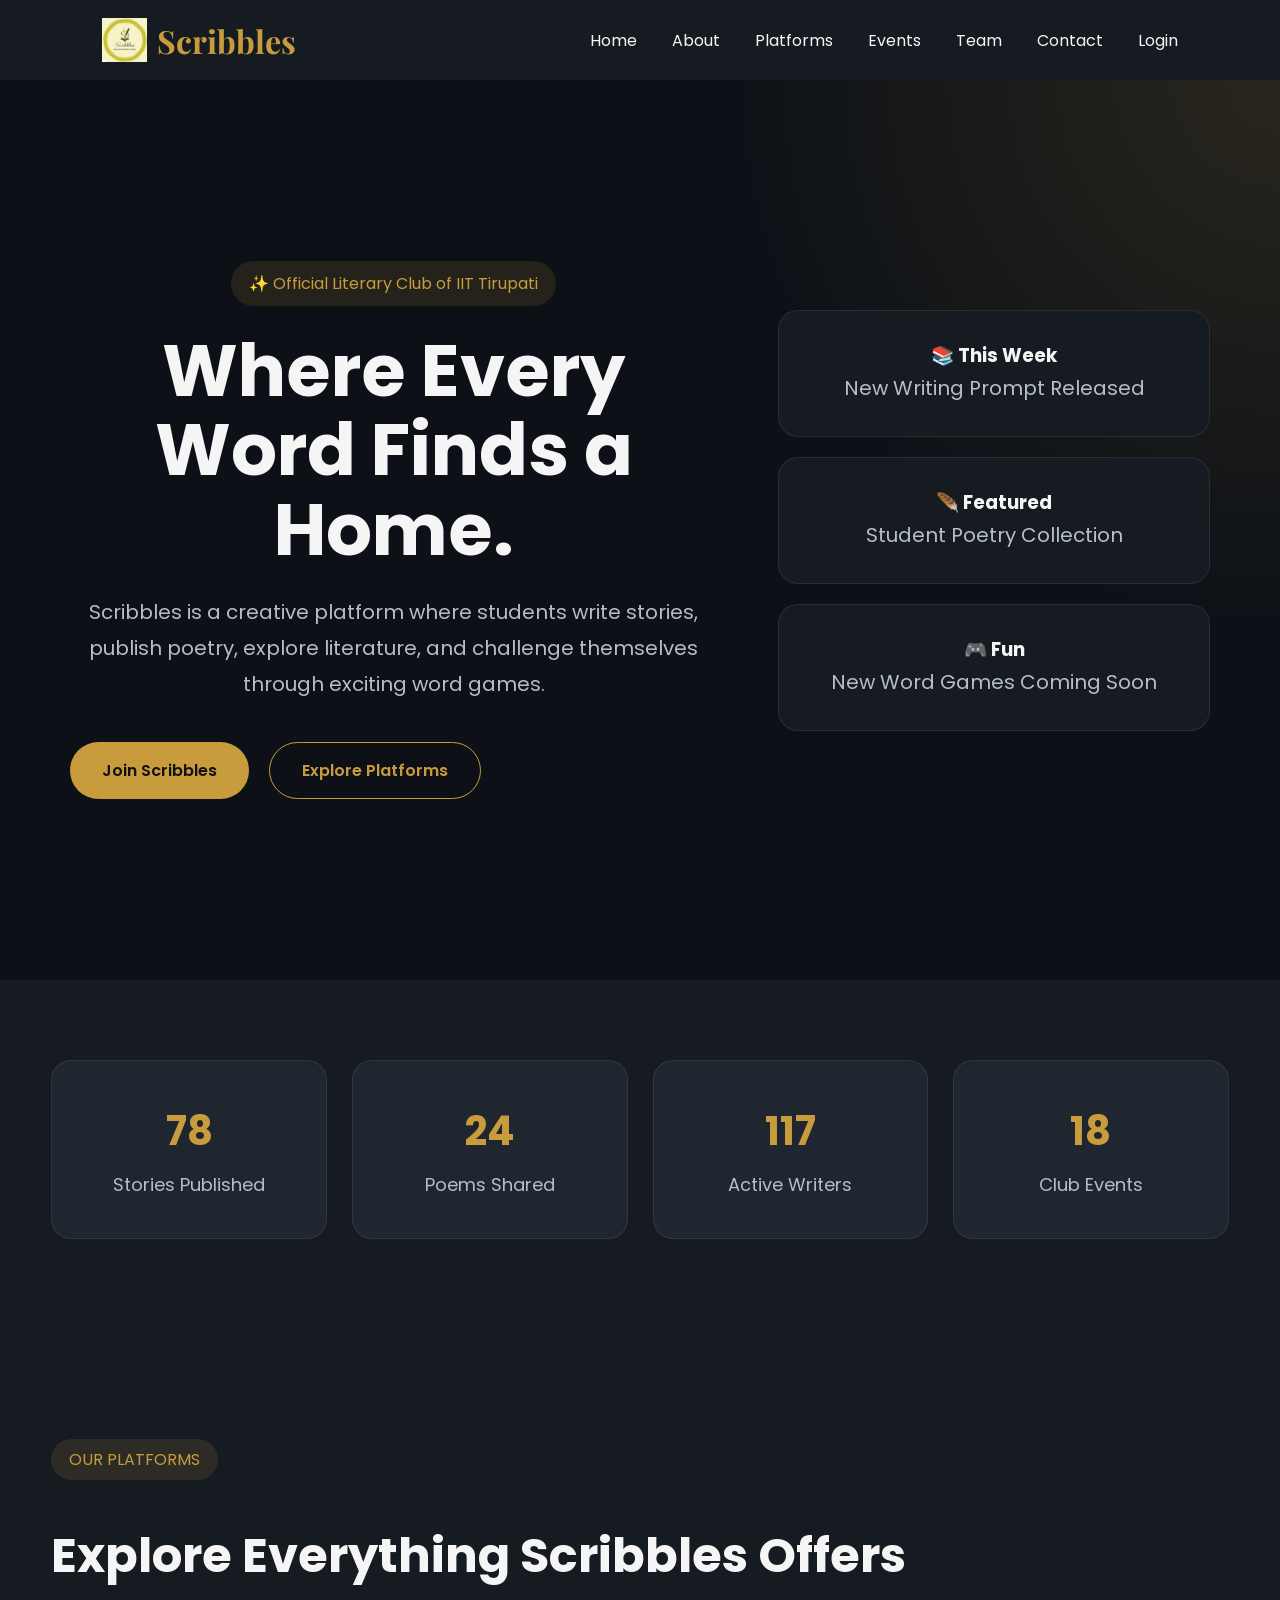
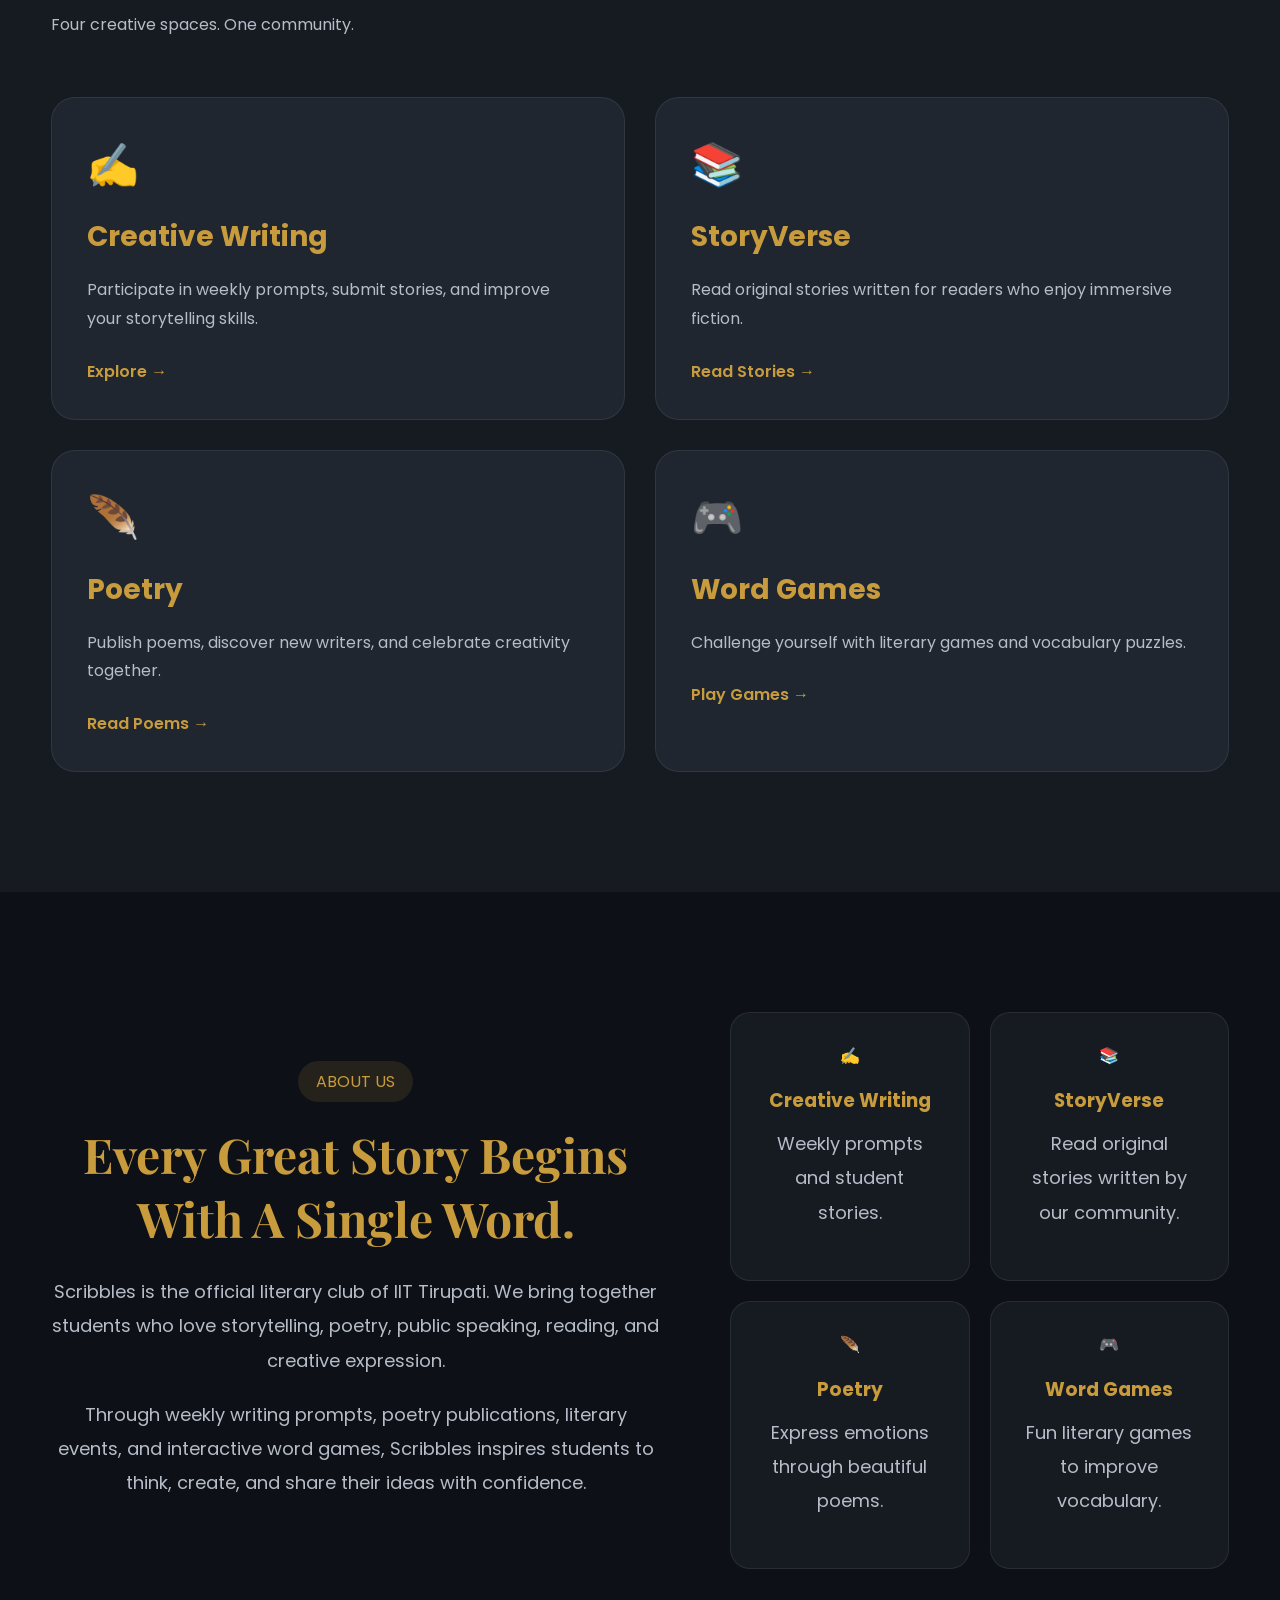
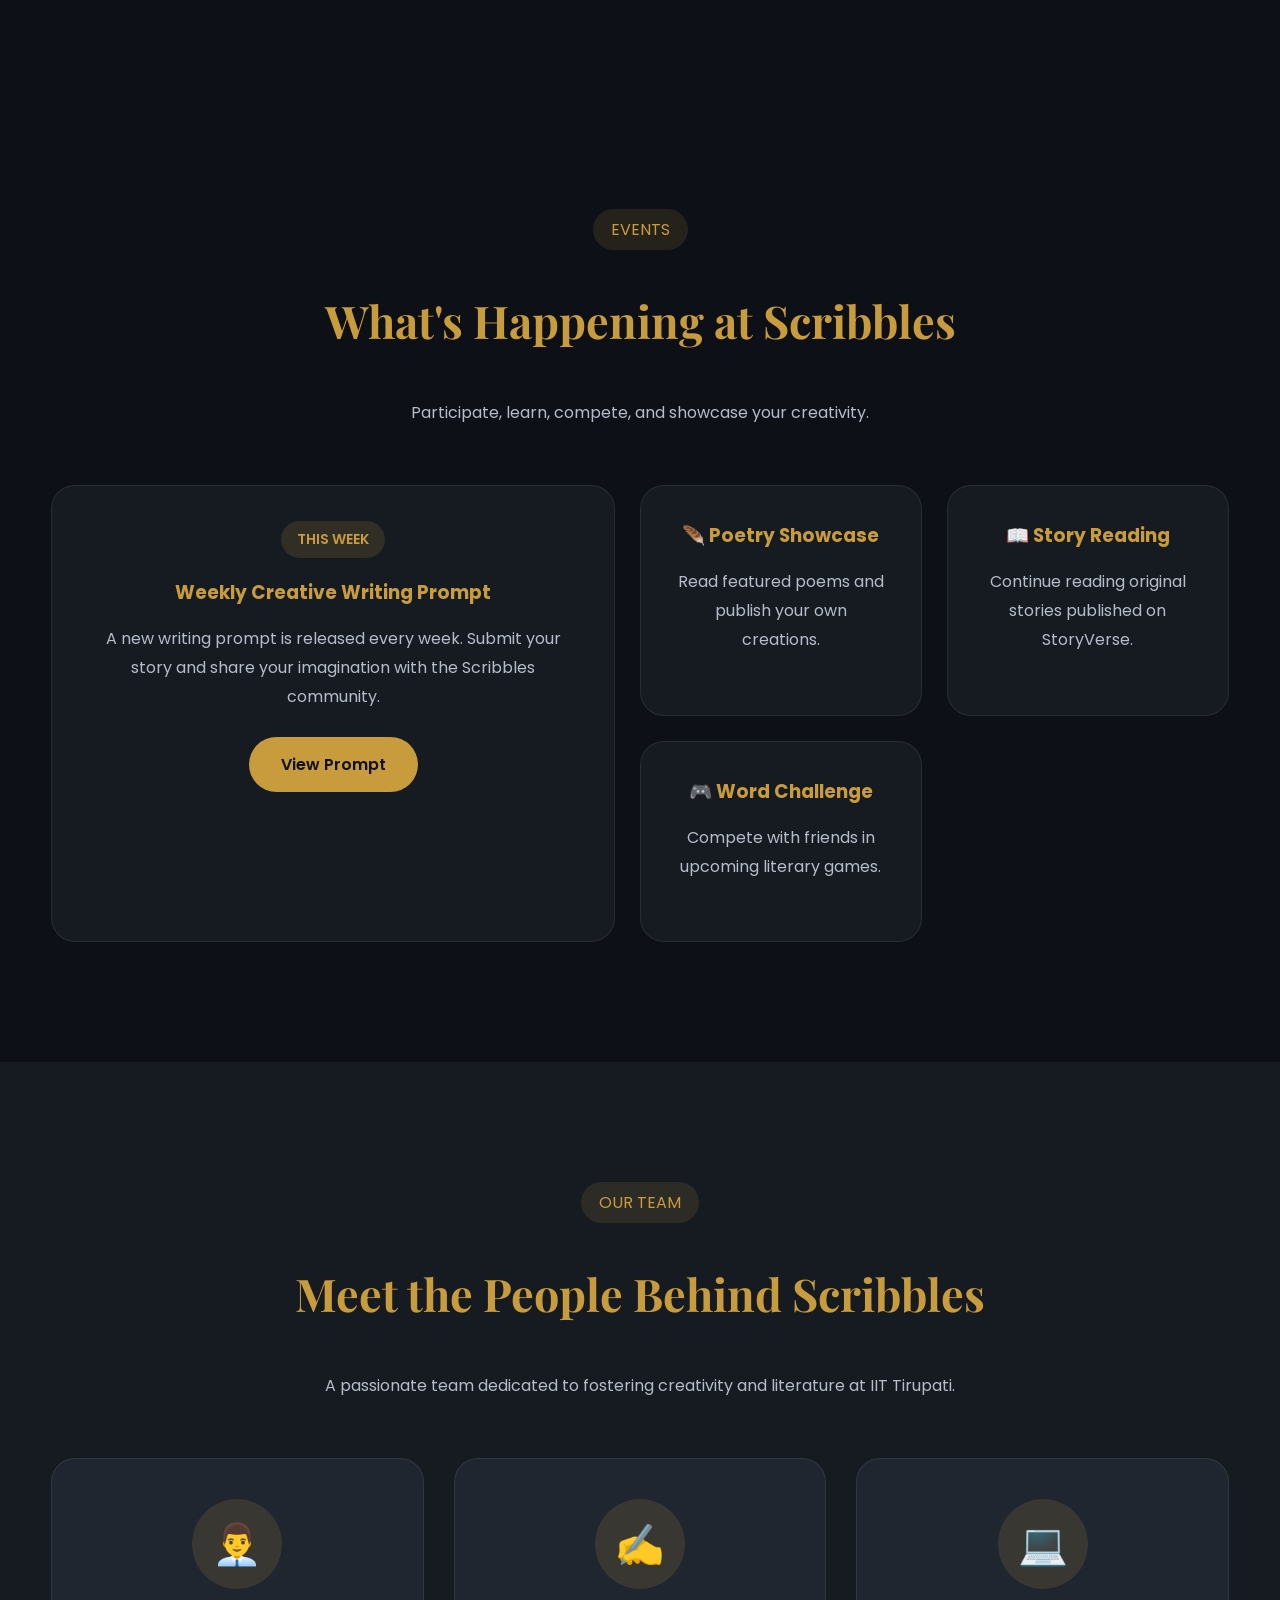
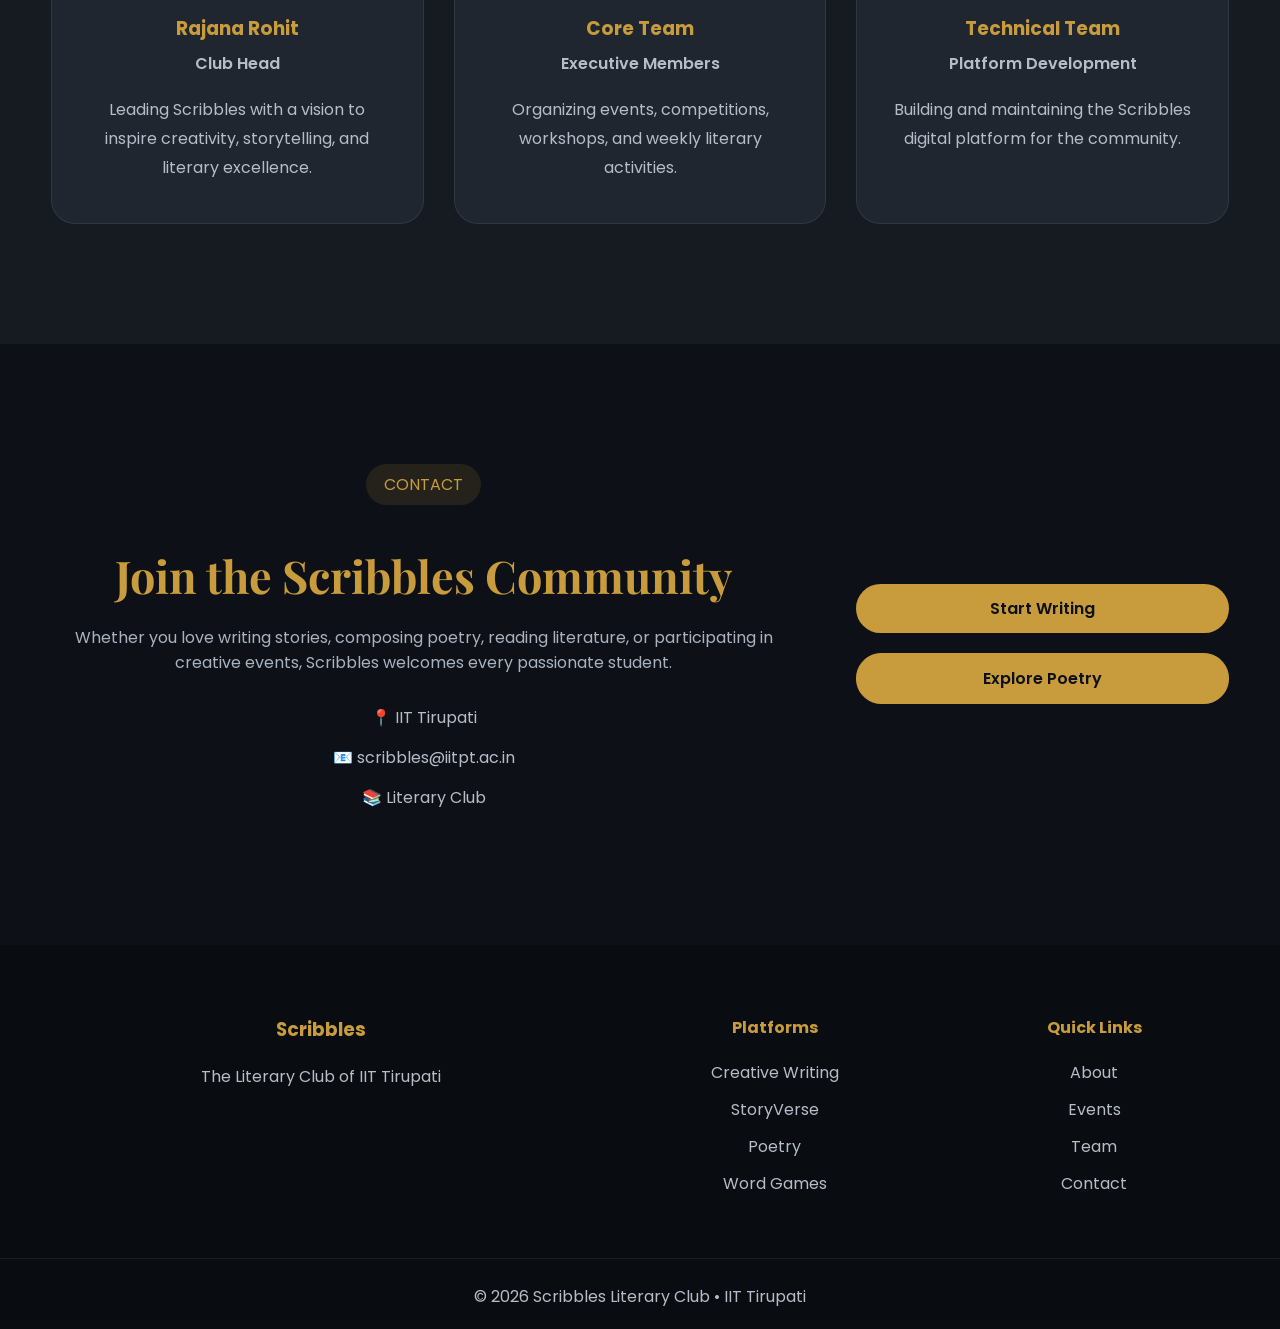
<file: index.html>
<!DOCTYPE html>
<html lang="en">

<head>

    <meta charset="UTF-8">

    <meta name="viewport" content="width=device-width, initial-scale=1.0">

    <title>Scribbles | Literary Club</title>

    <link rel="icon" type="image/png" href="assets/logo/scribbles-logo.png">

    <!-- Google Fonts -->
    <link rel="preconnect" href="https://fonts.googleapis.com">

    <link rel="preconnect" href="https://fonts.gstatic.com" crossorigin>

    <link href="https://fonts.googleapis.com/css2?family=Playfair+Display:wght@600;700;800&family=Poppins:wght@300;400;500;600;700&display=swap" rel="stylesheet">

    <!-- CSS -->
    <link rel="stylesheet" href="css/style.css">
    <link rel="stylesheet" href="css/variables.css">
    <link rel="stylesheet" href="css/components.css">
    <link rel="stylesheet" href="css/animations.css">
    <link rel="stylesheet" href="css/utilities.css">
    <link rel="stylesheet" href="css/responsive.css">

</head>

<body>

        <!-- Navbar -->
    <header>

        <nav class="navbar">

            <div class="logo">

                <img src="assets/logo/scribbles-logo.png" alt="Scribbles Logo">

                <span>
                    Scribbles
                </span>

            </div>


            <ul class="nav-links">

                <li><a href="#home">Home</a></li>

                <li><a href="#about">About</a></li>

                <li><a href="#platforms">Platforms</a></li>

                <li><a href="#events">Events</a></li>

                <li><a href="#team">Team</a></li>

                <li><a href="#contact">Contact</a></li>

                <li><a href="pages/login.html">Login</a></li>

            </ul>

        </nav>

    </header>

        <!-- Hero Section -->

    <section id="home" class="hero">

        <div class="container hero-container">

            <div class="hero-left">

                <span class="hero-tag">
                    ✨ Official Literary Club of IIT Tirupati
                </span>

                <h1>
                    Where Every Word
                    Finds a Home.
                </h1>

                <p>
                    Scribbles is a creative platform where students write stories,
                    publish poetry, explore literature, and challenge themselves
                    through exciting word games.
                </p>

                <div class="hero-buttons">

                    <a href="pages/login.html" class="btn btn-primary">
                        Join Scribbles
                    </a>

                    <a href="#platforms" class="btn hero-secondary">
                        Explore Platforms
                    </a>

                </div>

            </div>

            <div class="hero-right">

                <div class="hero-card">

                    <h3>📚 This Week</h3>

                    <p>
                        New Writing Prompt Released
                    </p>

                </div>

                <div class="hero-card">

                    <h3>🪶 Featured</h3>

                    <p>
                        Student Poetry Collection
                    </p>

                </div>

                <div class="hero-card">

                    <h3>🎮 Fun</h3>

                    <p>
                        New Word Games Coming Soon
                    </p>

                </div>

            </div>

        </div>

    </section>

    <section class="stats">

        <div class="container stats-container">

            <div class="stat-card">

                <h2 id="storiesCount">0</h2>

                <p>Stories Published</p>

            </div>

            <div class="stat-card">

                <h2 id="poemsCount">0</h2>

                <p>Poems Shared</p>

            </div>

            <div class="stat-card">

                <h2 id="writersCount">0</h2>

                <p>Active Writers</p>

            </div>

            <div class="stat-card">

                <h2 id="eventsCount">0</h2>

                <p>Club Events</p>

            </div>

        </div>

    </section>

        <!-- Explore Section -->

    <section id="platforms" class="platforms">

        <div class="container">

            <span class="section-tag">
                OUR PLATFORMS
            </span>

            <h2 class="section-title">
                Explore Everything Scribbles Offers
            </h2>

            <p class="section-subtitle">
                Four creative spaces. One community.
            </p>

            <div class="platform-grid">

                <a href="creative-writing/index.html" class="platform-box">

                    <div class="platform-icon">✍️</div>

                    <h3>Creative Writing</h3>

                    <p>
                        Participate in weekly prompts, submit stories,
                        and improve your storytelling skills.
                    </p>

                    <span>Explore →</span>

                </a>

                <a href="https://mr-strange286.github.io/StoryVerse/" class="platform-box">

                    <div class="platform-icon">📚</div>

                    <h3>StoryVerse</h3>

                    <p>
                        Read original stories written for readers who
                        enjoy immersive fiction.
                    </p>

                    <span>Read Stories →</span>

                </a>

                <a href="poetry/index.html" class="platform-box">

                    <div class="platform-icon">🪶</div>

                    <h3>Poetry</h3>

                    <p>
                        Publish poems, discover new writers,
                        and celebrate creativity together.
                    </p>

                    <span>Read Poems →</span>

                </a>

                <a href="word-games/index.html" class="platform-box">

                    <div class="platform-icon">🎮</div>

                    <h3>Word Games</h3>

                    <p>
                        Challenge yourself with literary games and
                        vocabulary puzzles.
                    </p>

                    <span>Play Games →</span>

                </a>

            </div>

        </div>

    </section>

        <!-- About Section -->

    <section id="about" class="about">

        <div class="container about-container">

            <div class="about-left">

                <span class="section-tag">
                    ABOUT US
                </span>

                <h2>
                    Every Great Story Begins With A Single Word.
                </h2>

                <p>
                    Scribbles is the official literary club of IIT Tirupati. We bring together
                    students who love storytelling, poetry, public speaking, reading,
                    and creative expression.

                </p>

                <p>

                    Through weekly writing prompts, poetry publications, literary events,
                    and interactive word games, Scribbles inspires students to think,
                    create, and share their ideas with confidence.

                </p>

            </div>

            <div class="about-right">

                <div class="about-feature">

                    ✍️

                    <h3>Creative Writing</h3>

                    <p>Weekly prompts and student stories.</p>

                </div>

                <div class="about-feature">

                    📚

                    <h3>StoryVerse</h3>

                    <p>Read original stories written by our community.</p>

                </div>

                <div class="about-feature">

                    🪶

                    <h3>Poetry</h3>

                    <p>Express emotions through beautiful poems.</p>

                </div>

                <div class="about-feature">

                    🎮

                    <h3>Word Games</h3>

                    <p>Fun literary games to improve vocabulary.</p>

                </div>

            </div>

        </div>

    </section>

        <!-- Events Section -->

    <section id="events" class="events">

        <div class="container">

            <span class="section-tag">
                EVENTS
            </span>

            <h2 class="section-title">
                What's Happening at Scribbles
            </h2>

            <p class="section-subtitle">
                Participate, learn, compete, and showcase your creativity.
            </p>

            <div class="events-grid">

                <div class="event-box featured">

                    <span class="event-badge">
                        THIS WEEK
                    </span>

                    <h3>
                        Weekly Creative Writing Prompt
                    </h3>

                    <p>
                        A new writing prompt is released every week. Submit your story
                        and share your imagination with the Scribbles community.
                    </p>

                    <a href="creative-writing/prompts.html" class="btn btn-primary">
                        View Prompt
                    </a>

                </div>

                <div class="event-box">

                    <h3>
                        🪶 Poetry Showcase
                    </h3>

                    <p>
                        Read featured poems and publish your own creations.
                    </p>

                </div>

                <div class="event-box">

                    <h3>
                        📖 Story Reading
                    </h3>

                    <p>
                        Continue reading original stories published on StoryVerse.
                    </p>

                </div>

                <div class="event-box">

                    <h3>
                        🎮 Word Challenge
                    </h3>

                    <p>
                        Compete with friends in upcoming literary games.
                    </p>

                </div>

            </div>

        </div>

    </section>

        <!-- Team Section -->

    <section id="team" class="team">

        <div class="container">

            <span class="section-tag">
                OUR TEAM
            </span>

            <h2 class="section-title">
                Meet the People Behind Scribbles
            </h2>

            <p class="section-subtitle">
                A passionate team dedicated to fostering creativity and literature at IIT Tirupati.
            </p>

            <div class="team-grid">

                <div class="team-member">

                    <div class="team-avatar">
                        👨‍💼
                    </div>

                    <h3>
                        Rajana Rohit
                    </h3>

                    <span>
                        Club Head
                    </span>

                    <p>
                        Leading Scribbles with a vision to inspire creativity, storytelling, and literary excellence.
                    </p>

                </div>

                <div class="team-member">

                    <div class="team-avatar">
                        ✍️
                    </div>

                    <h3>
                        Core Team
                    </h3>

                    <span>
                        Executive Members
                    </span>

                    <p>
                        Organizing events, competitions, workshops, and weekly literary activities.
                    </p>

                </div>

                <div class="team-member">

                    <div class="team-avatar">
                        💻
                    </div>

                    <h3>
                        Technical Team
                    </h3>

                    <span>
                        Platform Development
                    </span>

                    <p>
                        Building and maintaining the Scribbles digital platform for the community.
                    </p>

                </div>

            </div>

        </div>

    </section>

        <!-- Contact Section -->

    <section id="contact" class="contact">

        <div class="container">

            <div class="contact-wrapper">

                <div class="contact-left">

                    <span class="section-tag">
                        CONTACT
                    </span>

                    <h2 class="section-title">
                        Join the Scribbles Community
                    </h2>

                    <p>
                        Whether you love writing stories, composing poetry,
                        reading literature, or participating in creative events,
                        Scribbles welcomes every passionate student.
                    </p>

                    <div class="contact-info">

                        <div class="info-item">
                            📍 IIT Tirupati
                        </div>

                        <div class="info-item">
                            📧 scribbles@iitpt.ac.in
                        </div>

                        <div class="info-item">
                            📚 Literary Club
                        </div>

                    </div>

                </div>

                <div class="contact-right">

                    <a href="creative-writing/index.html" class="btn btn-primary">
                        Start Writing
                    </a>

                    <a href="poetry/index.html" class="btn hero-secondary">
                        Explore Poetry
                    </a>

                </div>

            </div>

        </div>

    </section>



    <!-- Footer -->

    <footer>

        <div class="container footer-container">

            <div>

                <h3>Scribbles</h3>

                <p>
                    The Literary Club of IIT Tirupati
                </p>

            </div>

            <div>

                <h4>Platforms</h4>

                <ul>

                    <li><a href="creative-writing/index.html">Creative Writing</a></li>

                    <li><a href="https://mr-strange286.github.io/StoryVerse/">StoryVerse</a></li>

                    <li><a href="poetry/index.html">Poetry</a></li>

                    <li><a href="word-games/index.html">Word Games</a></li>

                </ul>

            </div>

            <div>

                <h4>Quick Links</h4>

                <ul>

                    <li><a href="#about">About</a></li>

                    <li><a href="#events">Events</a></li>

                    <li><a href="#team">Team</a></li>

                    <li><a href="#contact">Contact</a></li>

                </ul>

            </div>

        </div>

        <div class="footer-bottom">

            © 2026 Scribbles Literary Club • IIT Tirupati

        </div>

    </footer>

    <!-- JavaScript -->
    <script src="js/script.js"></script>

</body>

</html>
</file>
<file: css/style.css>
html {

    scroll-behavior: smooth;

}

* {
    margin: 0;
    padding: 0;
    box-sizing: border-box;
}


body {

    background: #0D1117;

    color: #F5F5F5;

    font-family: "Poppins", sans-serif;

}


.navbar {

    width: 100%;

    height: 80px;

    display: flex;

    justify-content: space-between;

    align-items: center;

    padding: 0 8%;

    background: #161B22;

}


.logo {

    display: flex;

    align-items: center;

    gap: 10px;

    font-family: "Playfair Display", serif;

    font-size: 32px;

    font-weight: 700;

    color: #C89B3C;

}


.logo img {

    width: 45px;

    height: 45px;

    object-fit: contain;

}


.nav-links {

    display: flex;

    list-style: none;

    gap: 35px;

}


.nav-links a {

    text-decoration: none;

    color: #F5F5F5;

    font-size: 16px;

}


.nav-links a:hover {

    color: #C89B3C;

}
/* Hero Section */

.hero {

    height: calc(100vh - 80px);

    display: flex;

    justify-content: center;

    align-items: center;

    text-align: center;

    padding: 20px;

}


.hero-content h1 {

    font-family: "Playfair Display", serif;

    font-size: 70px;

    max-width: 900px;

    color: #F5F5F5;

}

.hero h2 {

    font-size: 28px;

    font-weight: 500;

    color: #C89B3C;

    margin: 15px 0;

}


.hero-content p {

    margin-top: 25px;

    font-size: 20px;

    color: #AAB2C0;

}



.hero-btn {

    display: inline-block;

    margin-top: 40px;

    padding: 15px 35px;

    background: #C89B3C;

    color: #0D1117;

    text-decoration: none;

    border-radius: 30px;

    font-weight: 600;

}


.hero-btn:hover {

    opacity: 0.85;

}
/* Explore Section */


.explore {

    padding: 80px 8%;

    text-align: center;

}


.explore h2 {

    font-family: "Playfair Display", serif;

    font-size: 45px;

    margin-bottom: 50px;

    color: #C89B3C;

}



.platform-container {

    display: grid;

    grid-template-columns: repeat(4, 1fr);

    gap: 25px;

}



.platform-card {

    background: #161B22;

    padding: 35px 25px;

    border-radius: 15px;

    transition: 0.3s;

}



.platform-card:hover {

    transform: translateY(-10px);

}



.platform-card h3 {

    font-family: "Playfair Display", serif;

    font-size: 24px;

    margin-bottom: 20px;

}



.platform-card p {

    color: #AAB2C0;

    margin-bottom: 25px;

}



.platform-card a {

    text-decoration: none;

    color: #C89B3C;

    font-weight: 600;

}

/* About Section */


.about {

    padding: 80px 12%;

    text-align: center;

}


.about h2 {

    font-family: "Playfair Display", serif;

    font-size: 45px;

    color: #C89B3C;

    margin-bottom: 25px;

}


.about p {

    max-width: 800px;

    margin: auto;

    font-size: 18px;

    line-height: 1.8;

    color: #AAB2C0;

}

/* Events Section */


.events {

    padding: 80px 8%;

    text-align: center;

}


.events h2 {

    font-family: "Playfair Display", serif;

    font-size: 45px;

    color: #C89B3C;

    margin-bottom: 50px;

}



.event-container {

    display: grid;

    grid-template-columns: repeat(3, 1fr);

    gap: 25px;

}



.event-card {

    background: #161B22;

    padding: 30px;

    border-radius: 15px;

}



.event-card h3 {

    font-family: "Playfair Display", serif;

    margin-bottom: 15px;

}



.event-card p {

    color: #AAB2C0;

    line-height: 1.6;

}

/* Team Section */


.team {

    padding: 80px 8%;

    text-align: center;

}


.team h2 {

    font-family: "Playfair Display", serif;

    font-size: 45px;

    color: #C89B3C;

    margin-bottom: 50px;

}



.team-container {

    display: grid;

    grid-template-columns: repeat(3, 1fr);

    gap: 25px;

}



.team-card {

    background: #161B22;

    padding: 35px;

    border-radius: 15px;

}



.team-card h3 {

    font-family: "Playfair Display", serif;

    margin-bottom: 15px;

}



.team-card p {

    color: #AAB2C0;

}

/* Contact Section */


.contact {

    padding: 80px 8%;

    text-align: center;

}


.contact h2 {

    font-family: "Playfair Display", serif;

    font-size: 45px;

    color: #C89B3C;

    margin-bottom: 20px;

}



.contact p {

    color: #AAB2C0;

    margin-bottom: 30px;

}



.contact a {

    text-decoration: none;

    padding: 12px 30px;

    background: #C89B3C;

    color: #0D1117;

    border-radius: 25px;

    font-weight: 600;

}



/* Footer */


footer {

    padding: 25px;

    text-align: center;

    background: #161B22;

    color: #AAB2C0;

}

/* Scroll Animation */


.hidden {

    opacity: 0;

    transform: translateY(40px);

    transition: 0.8s ease;

}



.show {

    opacity: 1;

    transform: translateY(0);

}

/* ==========================
   Premium Hero
========================== */

.hero{

    min-height:100vh;

    display:flex;

    align-items:center;

    background:
    radial-gradient(circle at top right,
    rgba(200,155,60,.15),
    transparent 35%),
    var(--bg);

}


.hero-container{

    display:grid;

    grid-template-columns:1.2fr .8fr;

    gap:60px;

    align-items:center;

}


.hero-tag{

    display:inline-block;

    padding:10px 18px;

    background:rgba(200,155,60,.12);

    color:var(--primary);

    border-radius:999px;

    margin-bottom:25px;

}


.hero h1{

    font-size:72px;

    line-height:1.1;

    margin-bottom:25px;

}


.hero p{

    color:var(--text-light);

    font-size:20px;

    line-height:1.8;

    max-width:650px;

}


.hero-buttons{

    display:flex;

    gap:20px;

    margin-top:40px;

}


.hero-secondary{

    border:1px solid var(--primary);

    color:var(--primary);

}


.hero-card{

    background:var(--surface);

    border:1px solid var(--border);

    border-radius:20px;

    padding:30px;

    margin-bottom:20px;

    transition:.35s;

}


.hero-card:hover{

    transform:translateY(-8px);

}

/* ==========================
   Statistics
========================== */

.stats{

    padding:80px 0;

    background:var(--surface);

}

.stats-container{

    display:grid;

    grid-template-columns:repeat(4,1fr);

    gap:25px;

}

.stat-card{

    text-align:center;

    padding:35px;

    border-radius:20px;

    background:var(--surface-light);

    border:1px solid var(--border);

    transition:var(--transition);

}

.stat-card:hover{

    transform:translateY(-8px);

}

.stat-card h2{

    font-size:48px;

    color:var(--primary);

    margin-bottom:10px;

}

.stat-card p{

    color:var(--text-light);

    font-size:18px;

}

/* ==========================
   About
========================== */

.about{

    padding:120px 0;

    background:var(--bg);

}

.about-container{

    display:grid;

    grid-template-columns:1.1fr .9fr;

    gap:70px;

    align-items:center;

}

.section-tag{

    display:inline-block;

    padding:8px 18px;

    border-radius:999px;

    background:rgba(200,155,60,.12);

    color:var(--primary);

    margin-bottom:20px;

}

.about h2{

    font-size:48px;

    margin-bottom:25px;

}

.about p{

    color:var(--text-light);

    line-height:1.9;

    margin-bottom:20px;

}

.about-right{

    display:grid;

    grid-template-columns:repeat(2,1fr);

    gap:20px;

}

.about-feature{

    background:var(--surface);

    border:1px solid var(--border);

    border-radius:20px;

    padding:30px;

    transition:.35s;

}

.about-feature:hover{

    transform:translateY(-8px);

}

.about-feature h3{

    margin:18px 0 12px;

    color:var(--primary);

}
/* ==========================
   Platforms
========================== */

.platforms{

    padding:120px 0;

    background:var(--surface);

}

.section-title{

    font-size:48px;

    margin:20px 0;

}

.section-subtitle{

    color:var(--text-light);

    margin-bottom:60px;

}

.platform-grid{

    display:grid;

    grid-template-columns:repeat(2,1fr);

    gap:30px;

}

.platform-box{

    display:block;

    text-decoration:none;

    color:inherit;

    background:var(--surface-light);

    border:1px solid var(--border);

    border-radius:24px;

    padding:35px;

    transition:var(--transition);

}

.platform-box:hover{

    transform:translateY(-10px);

    border-color:var(--primary);

}

.platform-icon{

    font-size:42px;

    margin-bottom:20px;

}

.platform-box h3{

    font-size:28px;

    margin-bottom:18px;

    color:var(--primary);

}

.platform-box p{

    color:var(--text-light);

    line-height:1.8;

    margin-bottom:25px;

}

.platform-box span{

    font-weight:600;

    color:var(--primary);

}
/* ==========================
   Events
========================== */

.events{

    padding:120px 0;

    background:var(--bg);

}

.events-grid{

    display:grid;

    grid-template-columns:2fr 1fr 1fr;

    gap:25px;

}

.featured{

    grid-row:span 2;

}

.event-box{

    background:var(--surface);

    border:1px solid var(--border);

    border-radius:24px;

    padding:35px;

    transition:var(--transition);

}

.event-box:hover{

    transform:translateY(-8px);

}

.event-badge{

    display:inline-block;

    padding:8px 16px;

    border-radius:999px;

    background:rgba(200,155,60,.15);

    color:var(--primary);

    margin-bottom:20px;

    font-size:14px;

    font-weight:600;

}

.event-box h3{

    margin-bottom:18px;

    color:var(--primary);

}

.event-box p{

    color:var(--text-light);

    line-height:1.8;

    margin-bottom:25px;

}

/* ==========================
   Team
========================== */

.team{

    padding:120px 0;

    background:var(--surface);

}

.team-grid{

    display:grid;

    grid-template-columns:repeat(3,1fr);

    gap:30px;

}

.team-member{

    text-align:center;

    background:var(--surface-light);

    border:1px solid var(--border);

    border-radius:24px;

    padding:40px 30px;

    transition:var(--transition);

}

.team-member:hover{

    transform:translateY(-10px);

    border-color:var(--primary);

}

.team-avatar{

    width:90px;

    height:90px;

    margin:0 auto 25px;

    border-radius:50%;

    display:flex;

    align-items:center;

    justify-content:center;

    font-size:40px;

    background:rgba(200,155,60,.15);

}

.team-member h3{

    margin-bottom:8px;

    color:var(--primary);

}

.team-member span{

    display:block;

    margin-bottom:20px;

    color:var(--text-light);

    font-weight:600;

}

.team-member p{

    color:var(--text-light);

    line-height:1.8;

}

/* ==========================
   Contact & Footer
========================== */

.contact{

    padding:120px 0;

    background:var(--bg);

}

.contact-wrapper{

    display:grid;

    grid-template-columns:2fr 1fr;

    gap:60px;

    align-items:center;

}

.contact-info{

    margin-top:30px;

}

.info-item{

    margin:15px 0;

    color:var(--text-light);

}

.contact-right{

    display:flex;

    flex-direction:column;

    gap:20px;

}

footer{

    background:#090C11;

    padding:70px 0 20px;

}

.footer-container{

    display:grid;

    grid-template-columns:2fr 1fr 1fr;

    gap:50px;

}

.footer-container h3,

.footer-container h4{

    color:var(--primary);

    margin-bottom:20px;

}

.footer-container p{

    color:var(--text-light);

}

.footer-container ul{

    list-style:none;

    padding:0;

}

.footer-container li{

    margin-bottom:12px;

}

.footer-container a{

    color:var(--text-light);

    text-decoration:none;

}

.footer-container a:hover{

    color:var(--primary);

}

.footer-bottom{

    margin-top:50px;

    padding-top:25px;

    border-top:1px solid var(--border);

    text-align:center;

    color:var(--text-light);

}

/* ==========================
   Dashboard
========================== */

.dashboard{

    padding:120px 0;

}

.dashboard-header{

    display:flex;

    align-items:center;

    gap:30px;

    margin-bottom:60px;

}

.dashboard-photo{

    width:110px;

    height:110px;

    border-radius:50%;

}

.stats-grid{

    display:grid;

    grid-template-columns:repeat(3,1fr);

    gap:25px;

    margin-bottom:60px;

}

.stat-card{

    background:var(--surface-light);

    border:1px solid var(--border);

    border-radius:20px;

    padding:40px;

    text-align:center;

}

.stat-card h2{

    color:var(--primary);

    font-size:40px;

}

.dashboard-actions{

    display:flex;

    gap:20px;

    flex-wrap:wrap;

}

/* ==========================
   Danger Button
========================== */

.btn-danger{

    background:#dc3545;

    color:#fff;

    border:none;

    transition:0.3s ease;

}

.btn-danger:hover{

    background:#bb2d3b;

    transform:translateY(-2px);

}

/* ==========================
   Login Page
========================== */

.login-page{

    min-height:100vh;

    display:flex;

    justify-content:center;

    align-items:center;

    background:
    radial-gradient(circle at top,#202738,#0b0d12);

    padding:40px;

}

.login-card{

    width:430px;

    max-width:100%;

    text-align:center;

    padding:50px 40px;

    border-radius:25px;

    background:rgba(255,255,255,.05);

    border:1px solid rgba(255,255,255,.08);

    backdrop-filter:blur(15px);

}

.login-logo{

    transition:.4s;

    width:110px;

    margin-bottom:25px;

}

.login-logo:hover{

    transform:rotate(-5deg) scale(1.08);

}

.login-card h1{

    font-size:38px;

    color:var(--primary);

}

.login-card h2{

    margin-top:10px;

    font-size:18px;

    color:var(--text-light);

}

.login-text{

    margin:30px 0;

    color:var(--text-light);

    line-height:1.8;

}

.google-btn{

    width:100%;

    display:flex;

    align-items:center;

    justify-content:center;

    gap:15px;

    padding:16px;

    border:none;

    border-radius:12px;

    cursor:pointer;

    background:#fff;

    color:#111;

    font-size:16px;

    font-weight:600;

    transition:.3s;

}

.google-btn img{

    width:24px;

}

.google-btn:hover{

    transform:translateY(-4px);

    box-shadow:0 15px 35px rgba(0,0,0,.25);

}

.login-features{

    margin:40px 0;

    text-align:left;

}

.login-features div{

    margin:16px 0;

    color:var(--text-light);

}

.secure-text{

    color:#888;

    font-size:14px;

    margin-bottom:25px;

}

.back-home{

    color:var(--primary);

    text-decoration:none;

    font-weight:600;

}

@keyframes fadeUp{

    from{

        opacity:0;

        transform:translateY(35px);

    }

    to{

        opacity:1;

        transform:translateY(0);

    }

}

.login-card{

    box-shadow:0 25px 60px rgba(0,0,0,.35);

    animation:fadeUp .7s ease;
}

.login-page::before{

    content:"";

    position:absolute;

    width:420px;

    height:420px;

    border-radius:50%;

    background:rgba(200,155,60,.08);

    top:-120px;

    left:-120px;

    filter:blur(70px);

}

.login-page::after{

    content:"";

    position:absolute;

    width:350px;

    height:350px;

    border-radius:50%;

    background:rgba(255,255,255,.05);

    bottom:-120px;

    right:-120px;

    filter:blur(60px);

}

.login-page{

    position:relative;

    overflow:hidden;

}
</file>
<file: css/variables.css>
:root {

    /* Brand */

    --primary: #C89B3C;
    --primary-dark: #A87F25;

    /* Backgrounds */

    --bg: #0D1117;
    --surface: #161B22;
    --surface-light: #1F2630;

    /* Text */

    --text: #F5F5F5;
    --text-light: #B6BDC8;

    /* Accent */

    --success: #22C55E;
    --danger: #EF4444;

    /* Border */

    --border: rgba(255,255,255,.08);

    /* Shadows */

    --shadow-lg: 0 20px 60px rgba(0,0,0,.35);

    /* Radius */

    --radius: 18px;
    --radius-sm: 10px;

    /* Transition */

    --transition: .35s ease;

    /* Layout */

    --container: 1200px;

}
</file>
<file: css/components.css>
.container{

    width:min(92%,var(--container));

    margin:auto;

}



.btn{

    display:inline-flex;

    align-items:center;

    justify-content:center;

    padding:15px 32px;

    border-radius:999px;

    text-decoration:none;

    font-weight:600;

    transition:var(--transition);

}



.btn-primary{

    background:var(--primary);

    color:#111;

}



.btn-primary:hover{

    transform:translateY(-3px);

}



.card{

    background:var(--surface);

    border:1px solid var(--border);

    border-radius:var(--radius);

    box-shadow:var(--shadow-lg);

}
</file>
<file: css/animations.css>
.fade-up{

    opacity:0;

    transform:translateY(40px);

    transition:.8s;

}



.fade-up.show{

    opacity:1;

    transform:translateY(0);

}
</file>
<file: css/utilities.css>
.text-center{

    text-align:center;

}



.mt-1{margin-top:10px;}

.mt-2{margin-top:20px;}

.mt-3{margin-top:30px;}

.mt-4{margin-top:40px;}

.mt-5{margin-top:60px;}
</file>
<file: css/responsive.css>
@media (max-width: 900px) {


    .navbar {

        padding: 0 5%;

    }


    .nav-links {

        gap: 15px;

    }


    .hero-content h1 {

        font-size: 45px;

    }


    .platform-container {

        grid-template-columns: repeat(2, 1fr);

    }


    .event-container {

        grid-template-columns: 1fr;

    }


    .team-container {

        grid-template-columns: 1fr;

    }


}



@media (max-width: 600px) {


    .navbar {

        flex-direction: column;

        height: auto;

        padding: 20px;

        gap: 15px;

    }


    .nav-links {

        flex-direction: column;

        text-align: center;

    }


    .hero {

        height: auto;

        padding: 100px 20px;

    }


    .hero-content h1 {

        font-size: 35px;

    }


    .hero-content p {

        font-size: 16px;

    }


    .platform-container {

        grid-template-columns: 1fr;

    }


    .explore h2,
    .about h2,
    .events h2,
    .team h2,
    .contact h2 {

        font-size: 35px;

    }

}
</file>
